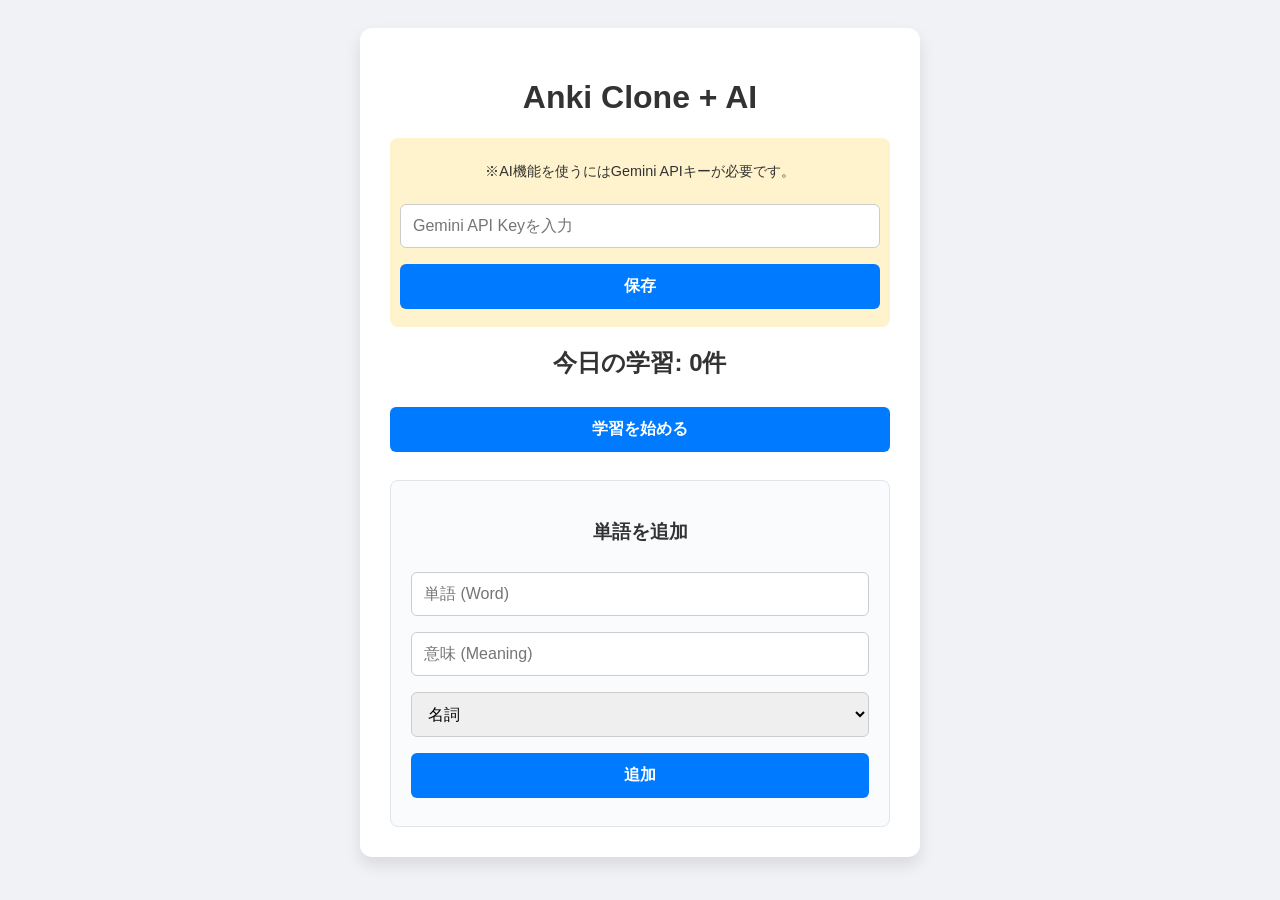
<file: index.html>
<!DOCTYPE html>
<html lang="ja">
<head>
    <meta charset="UTF-8">
    <meta name="viewport" content="width=device-width, initial-scale=1.0">
    <title>Spaced Repetition & AI App</title>
    <link rel="stylesheet" href="style.css">
</head>
<body>
    <div class="container">
        <h1>Anki Clone + AI</h1>

        <div id="settings-area" class="settings-box">
            <p>※AI機能を使うにはGemini APIキーが必要です。</p>
            <input type="password" id="api-key-input" placeholder="Gemini API Keyを入力">
            <button onclick="saveApiKey()">保存</button>
        </div>
        
        <div id="dashboard">
            <h2 id="due-count">今日の学習: 0件</h2>
            <button onclick="startStudy()">学習を始める</button>
            <div id="add-card-section" class="box">
                <h3>単語を追加</h3>
                <input type="text" id="new-word" placeholder="単語 (Word)">
                <input type="text" id="new-meaning" placeholder="意味 (Meaning)">
                <select id="new-pos">
                    <option value="Noun">名詞</option>
                    <option value="Verb">動詞</option>
                    <option value="Adjective">形容詞</option>
                    <option value="Adverb">副詞</option>
                </select>
                <button onclick="addCard()">追加</button>
            </div>
        </div>

        <div id="study-area" style="display: none;" class="box">
            <h2 id="study-word" class="large-text">Word</h2>
            
            <div id="pos-quiz">
                <p>この単語の品詞は？</p>
                <div class="grid-buttons">
                    <button onclick="checkPos('Noun')">名詞</button>
                    <button onclick="checkPos('Verb')">動詞</button>
                    <button onclick="checkPos('Adjective')">形容詞</button>
                    <button onclick="checkPos('Adverb')">副詞</button>
                </div>
            </div>

            <div id="meaning-area" style="display: none;">
                <p class="feedback">正解の品詞: <span id="correct-pos"></span></p>
                <h3 id="study-meaning" class="large-text">Meaning</h3>
                <p>どのくらい覚えていましたか？</p>
                <div class="rating-buttons">
                    <button onclick="rateCard(0)" class="btn-again">Again<br>(忘れた)</button>
                    <button onclick="rateCard(3)" class="btn-hard">Hard<br>(難しい)</button>
                    <button onclick="rateCard(4)" class="btn-good">Good<br>(普通)</button>
                    <button onclick="rateCard(5)" class="btn-easy">Easy<br>(簡単)</button>
                </div>
            </div>
        </div>

        <div id="ai-quiz-area" style="display: none;" class="box">
            <h2>🎉 今日の復習は完了です！</h2>
            <p>AIがあなたの単語帳から、まだ知らない意味を探してクイズを出します。</p>
            <button id="generate-ai-btn" onclick="generateAiQuiz()">AIクイズを生成</button>
            <div id="ai-loading" style="display:none;">
                <p>🤖 AIが問題を考えています...</p>
            </div>
            <div id="ai-quiz-content" style="display:none;">
                <h3 id="ai-word" class="large-text"></h3>
                <p id="ai-question"></p>
                <div id="ai-options" class="options-list"></div>
                <div id="ai-result" style="display:none;">
                    <h4 id="ai-judgement"></h4>
                    <p id="ai-explanation" class="explanation-box"></p>
                    <button onclick="location.reload()">ダッシュボードに戻る</button>
                </div>
            </div>
        </div>

    </div>
    <script src="script.js"></script>
</body>
</html>
</file>
<file: style.css>
body { font-family: 'Helvetica Neue', Arial, sans-serif; background: #f0f2f5; display: flex; justify-content: center; padding: 20px; color: #333; }
.container { background: white; padding: 30px; border-radius: 12px; width: 100%; max-width: 500px; box-shadow: 0 8px 16px rgba(0,0,0,0.1); text-align: center; }
.box { margin-top: 20px; padding: 20px; border: 1px solid #e1e4e8; border-radius: 8px; background: #fafbfc; }
.settings-box { background: #fff3cd; padding: 10px; border-radius: 8px; margin-bottom: 20px; font-size: 0.9em; }

input, select, button { margin: 8px 0; padding: 12px; border-radius: 6px; border: 1px solid #ccc; width: 100%; box-sizing: border-box; font-size: 16px; }
button { background: #007bff; color: white; border: none; cursor: pointer; font-weight: bold; transition: background 0.3s; }
button:hover { background: #0056b3; }

.large-text { font-size: 2em; margin: 10px 0; color: #0056b3; }
.feedback { font-weight: bold; color: #28a745; }

.grid-buttons { display: grid; grid-template-columns: 1fr 1fr; gap: 10px; }
.rating-buttons { display: flex; justify-content: space-between; gap: 5px; margin-top: 20px; }
.rating-buttons button { padding: 10px 5px; font-size: 0.85em; }
.btn-again { background: #dc3545; } .btn-again:hover { background: #c82333; }
.btn-hard { background: #fd7e14; } .btn-hard:hover { background: #e86e10; }
.btn-good { background: #28a745; } .btn-good:hover { background: #218838; }
.btn-easy { background: #17a2b8; } .btn-easy:hover { background: #138496; }

.options-list button { text-align: left; background: #f8f9fa; color: #333; border: 1px solid #ddd; }
.options-list button:hover { background: #e2e6ea; }
.explanation-box { background: #e9ecef; padding: 15px; border-radius: 8px; text-align: left; line-height: 1.5; }
</file>
